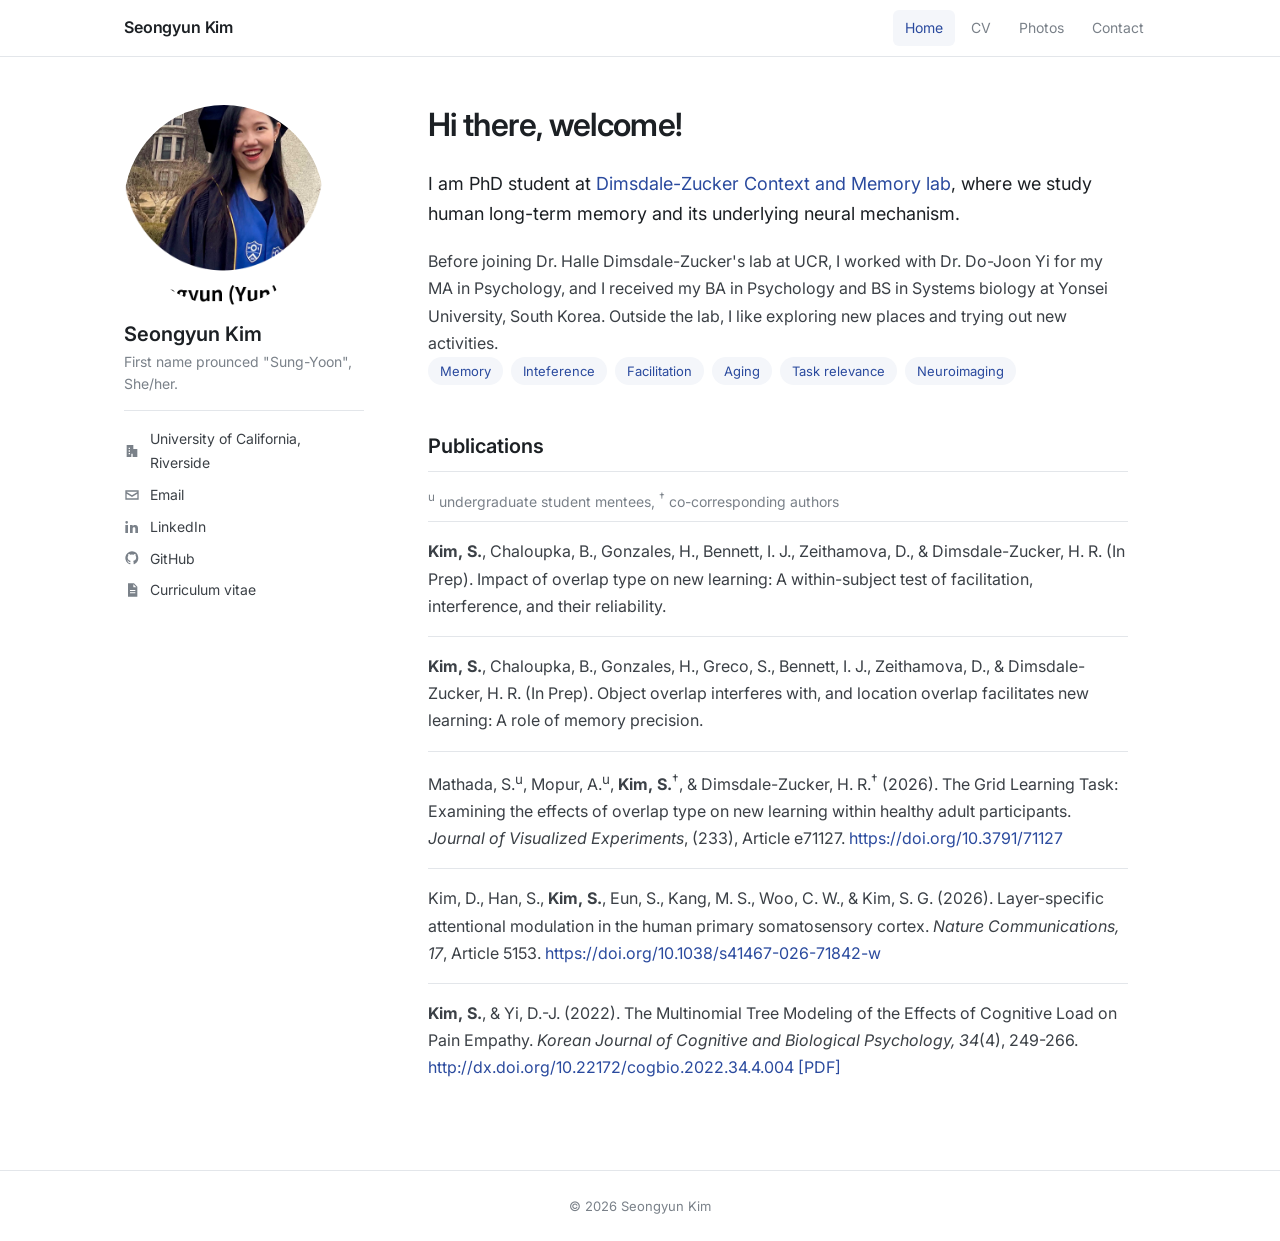
<file: index.html>
<!doctype html>
<html lang="en">
<head>
<meta charset="utf-8">
<meta name="viewport" content="width=device-width, initial-scale=1">
<title>Home | Seongyun Kim</title>
<link rel="preconnect" href="https://fonts.googleapis.com">
<link rel="preconnect" href="https://fonts.gstatic.com" crossorigin>
<link href="https://fonts.googleapis.com/css2?family=Inter:wght@400;500;600&display=swap" rel="stylesheet">
<link rel="stylesheet" href="style.css">
</head>
<body>
<div class="masthead"><div class="in"><a class="brand" href="index.html">Seongyun Kim</a><nav aria-label="Main"><a href="index.html" aria-current="page">Home</a><a href="CV.html">CV</a><a href="Photos.html">Photos</a><a href="Contact.html">Contact</a></nav></div></div>
<div class="page">
<aside class="author">
 <img class="portrait" src="img-circle.png" alt="Portrait of Seongyun Kim">
 <div><h3>Seongyun Kim</h3><p class="bio">First name prounced "Sung-Yoon", She/her.</p></div>
 <ul>
  <li><svg viewBox="0 0 24 24"><path d="M4 21V3h10v6h6v12h-7v-5h-2v5zm3-14v2h2V7zm0 4v2h2v-2zm0 4v2h2v-2z"/></svg>University of California, Riverside</li>
  <li><svg viewBox="0 0 24 24"><path d="M2 5h20v14H2zm2 2v.5l8 5 8-5V7zm16 3-8 5-8-5v7h16z"/></svg><a href="mailto:skim965@ucr.edu">Email</a></li>
  <li><svg viewBox="0 0 24 24"><path d="M4 3a2 2 0 100 4 2 2 0 000-4zM2 9h4v12H2zm7 0h4v1.7C13.700 9.600 15 9 16.500 9 20 9 21 11 21 14v7h-4v-6c0-1.500-.4-2.500-2-2.500S13 13.500 13 15v6H9z"/></svg><a href="https://kr.linkedin.com/in/seongyun-kim-76300a211" target="_blank" rel="noopener">LinkedIn</a></li>
  <li><svg viewBox="0 0 24 24"><path d="M12 2a10 10 0 00-3.200 19.500c.5.100.7-.2.7-.5v-1.700c-2.800.6-3.400-1.300-3.400-1.300-.5-1.200-1.100-1.500-1.100-1.500-.9-.6.100-.6.100-.6 1 .1 1.500 1 1.500 1 .9 1.500 2.300 1.100 2.900.8.1-.7.4-1.100.6-1.300-2.200-.3-4.600-1.100-4.600-5 0-1.100.4-2 1-2.700-.1-.3-.4-1.300.1-2.700 0 0 .8-.3 2.800 1a9.600 9.600 0 015 0c1.900-1.300 2.800-1 2.800-1 .5 1.400.2 2.400.1 2.700.6.700 1 1.600 1 2.700 0 3.900-2.400 4.700-4.600 5 .4.300.7.900.7 1.800v2.600c0 .3.200.6.700.5A10 10 0 0012 2z"/></svg><a href="https://github.com/yunkim828" target="_blank" rel="noopener">GitHub</a></li>
  <li><svg viewBox="0 0 24 24"><path d="M6 2h9l5 5v15H6zm8 1.500V8h4.500zM9 12v1.500h8V12zm0 3.500V17h8v-1.500z"/></svg><a href="CV.html">Curriculum vitae</a></li>
 </ul>
</aside>
<main>
<h1>Hi there, welcome!</h1>
<p class="lede">I am PhD student at <a href="https://dzlab.ucr.edu/" target="_blank" rel="noopener">Dimsdale-Zucker Context and Memory lab</a>, where we study human long-term memory and its underlying neural mechanism.</p> Before joining Dr. Halle Dimsdale-Zucker's lab at UCR, I worked with Dr. Do-Joon Yi for my MA in Psychology, and I received my BA in Psychology and BS in Systems biology at Yonsei University, South Korea. 
Outside the lab, I like exploring new places and trying out new activities.
<ul class="tags"><li>Memory</li><li>Inteference</li><li>Facilitation</li><li>Aging</li><li>Task relevance</li><li>Neuroimaging</li></ul>
<h2>Publications</h2>
<p class="legend"><sup>u</sup> undergraduate student mentees, <sup>&dagger;</sup> co-corresponding authors</p>
<div class="pub"><strong>Kim, S.</strong>, Chaloupka, B., Gonzales, H., Bennett, I. J., Zeithamova, D., &amp; Dimsdale-Zucker, H. R. (In Prep). Impact of overlap type on new learning: A within-subject test of facilitation, interference, and their reliability.</div>
<div class="pub"><strong>Kim, S.</strong>, Chaloupka, B., Gonzales, H., Greco, S., Bennett, I. J., Zeithamova, D., &amp; Dimsdale-Zucker, H. R. (In Prep). Object overlap interferes with, and location overlap facilitates new learning: A role of memory precision.</div>
<div class="pub">Mathada, S.<sup>u</sup>, Mopur, A.<sup>u</sup>, <strong>Kim, S.</strong><sup>&dagger;</sup>, &amp; Dimsdale-Zucker, H. R.<sup>&dagger;</sup> (2026). The Grid Learning Task: Examining the effects of overlap type on new learning within healthy adult participants. <em>Journal of Visualized Experiments</em>, (233), Article e71127. <a href="https://doi.org/10.3791/71127" target="_blank" rel="noopener">https://doi.org/10.3791/71127</a></div>
<div class="pub">Kim, D., Han, S., <strong>Kim, S.</strong>, Eun, S., Kang, M. S., Woo, C. W., &amp; Kim, S. G. (2026). Layer-specific attentional modulation in the human primary somatosensory cortex. <em>Nature Communications, 17</em>, Article 5153. <a href="https://doi.org/10.1038/s41467-026-71842-w" target="_blank" rel="noopener">https://doi.org/10.1038/s41467-026-71842-w</a></div>
<div class="pub"><strong>Kim, S.</strong>, &amp; Yi, D.-J. (2022). The Multinomial Tree Modeling of the Effects of Cognitive Load on Pain Empathy. <em>Korean Journal of Cognitive and Biological Psychology, 34</em>(4), 249-266. <a href="http://dx.doi.org/10.22172/cogbio.2022.34.4.004" target="_blank" rel="noopener">http://dx.doi.org/10.22172/cogbio.2022.34.4.004</a> <a href="https://drive.google.com/file/d/1SDQPndih-WTGYWAKdVncPm1Kp5hB5xjs/view?usp=sharing" target="_blank" rel="noopener">[PDF]</a></div>
</main>
</div>
<footer>&copy; 2026 Seongyun Kim</footer>
</body>
</html>
</file>
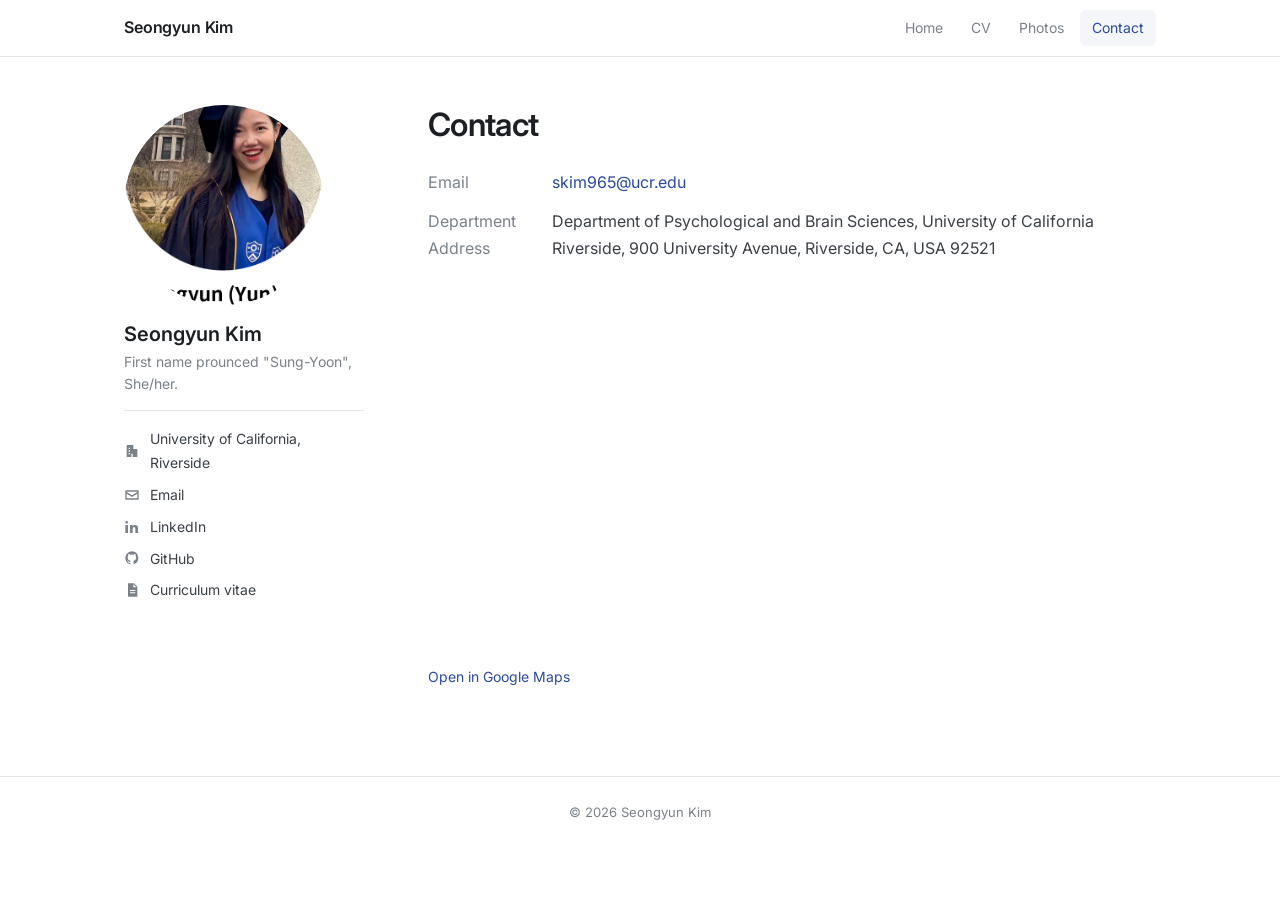
<file: Contact.html>
<!doctype html>
<html lang="en">
<head>
<meta charset="utf-8">
<meta name="viewport" content="width=device-width, initial-scale=1">
<title>Contact | Seongyun Kim</title>
<link rel="preconnect" href="https://fonts.googleapis.com">
<link rel="preconnect" href="https://fonts.gstatic.com" crossorigin>
<link href="https://fonts.googleapis.com/css2?family=Inter:wght@400;500;600&display=swap" rel="stylesheet">
<link rel="stylesheet" href="style.css">
</head>
<body>
<div class="masthead"><div class="in"><a class="brand" href="index.html">Seongyun Kim</a><nav aria-label="Main"><a href="index.html">Home</a><a href="CV.html">CV</a><a href="Photos.html">Photos</a><a href="Contact.html" aria-current="page">Contact</a></nav></div></div>
<div class="page">
<aside class="author">
 <img class="portrait" src="img-circle.png" alt="Portrait of Seongyun Kim">
 <div><h3>Seongyun Kim</h3><p class="bio">First name prounced "Sung-Yoon", She/her.</p></div>
 <ul>
  <li><svg viewBox="0 0 24 24"><path d="M4 21V3h10v6h6v12h-7v-5h-2v5zm3-14v2h2V7zm0 4v2h2v-2zm0 4v2h2v-2z"/></svg>University of California, Riverside</li>
  <li><svg viewBox="0 0 24 24"><path d="M2 5h20v14H2zm2 2v.5l8 5 8-5V7zm16 3-8 5-8-5v7h16z"/></svg><a href="mailto:skim965@ucr.edu">Email</a></li>
  <li><svg viewBox="0 0 24 24"><path d="M4 3a2 2 0 100 4 2 2 0 000-4zM2 9h4v12H2zm7 0h4v1.7C13.700 9.600 15 9 16.500 9 20 9 21 11 21 14v7h-4v-6c0-1.500-.4-2.500-2-2.500S13 13.500 13 15v6H9z"/></svg><a href="https://kr.linkedin.com/in/seongyun-kim-76300a211" target="_blank" rel="noopener">LinkedIn</a></li>
  <li><svg viewBox="0 0 24 24"><path d="M12 2a10 10 0 00-3.200 19.500c.5.100.7-.2.7-.5v-1.700c-2.800.6-3.400-1.300-3.400-1.300-.5-1.200-1.100-1.500-1.100-1.500-.9-.6.100-.6.100-.6 1 .1 1.500 1 1.500 1 .9 1.500 2.300 1.100 2.900.8.1-.7.4-1.100.6-1.300-2.200-.3-4.600-1.100-4.600-5 0-1.100.4-2 1-2.700-.1-.3-.4-1.300.1-2.700 0 0 .8-.3 2.800 1a9.600 9.600 0 015 0c1.900-1.300 2.800-1 2.800-1 .5 1.400.2 2.400.1 2.700.6.700 1 1.600 1 2.700 0 3.900-2.400 4.700-4.600 5 .4.300.7.900.7 1.800v2.600c0 .3.200.6.700.5A10 10 0 0012 2z"/></svg><a href="https://github.com/yunkim828" target="_blank" rel="noopener">GitHub</a></li>
  <li><svg viewBox="0 0 24 24"><path d="M6 2h9l5 5v15H6zm8 1.500V8h4.500zM9 12v1.500h8V12zm0 3.500V17h8v-1.500z"/></svg><a href="CV.html">Curriculum vitae</a></li>
 </ul>
</aside>
<main>
<h1>Contact</h1>
<dl>
 <dt>Email</dt><dd><a href="mailto:skim965@ucr.edu">skim965@ucr.edu</a></dd>
 <dt>Department Address</dt><dd>Department of Psychological and Brain Sciences, University of California Riverside, 900 University Avenue, Riverside, CA, USA 92521</dd>
</dl>
<iframe title="Map showing the Department of Psychological and Brain Sciences at UC Riverside" src="https://www.google.com/maps?q=University+of+California+Riverside+Psychological+and+Brain+Sciences+900+University+Avenue+Riverside+CA+92521&amp;output=embed" width="100%" height="360" style="border:0;border-radius:6px;margin-top:32px;display:block" loading="lazy" referrerpolicy="no-referrer-when-downgrade" allowfullscreen></iframe>
<p style="margin-top:10px;font-size:14px"><a href="https://www.google.com/maps/search/?api=1&amp;query=University+of+California+Riverside+Psychological+and+Brain+Sciences+900+University+Avenue+Riverside+CA+92521" target="_blank" rel="noopener">Open in Google Maps</a></p>
</main>
</div>
<footer>&copy; 2026 Seongyun Kim</footer>
</body>
</html>
</file>
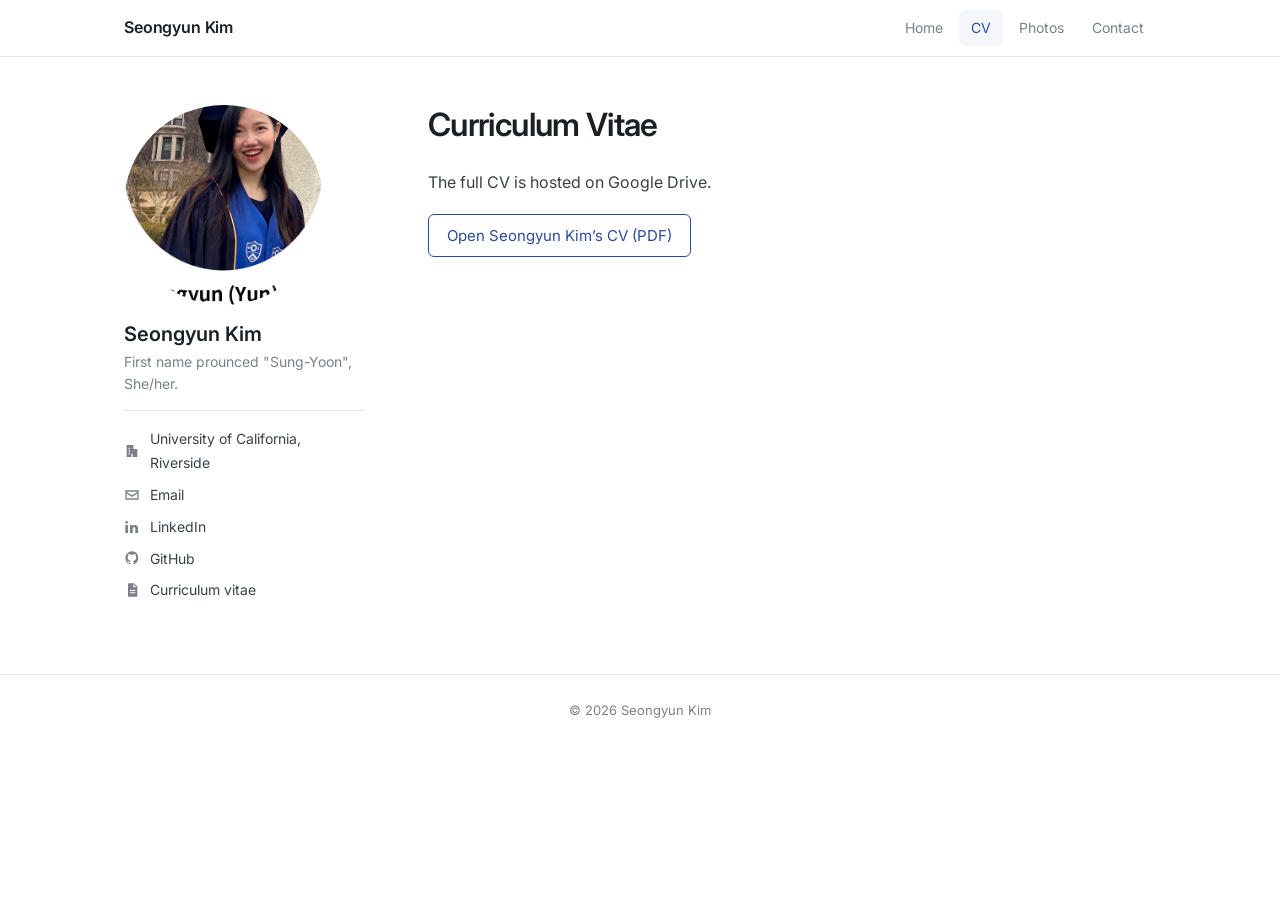
<file: CV.html>
<!doctype html>
<html lang="en">
<head>
<meta charset="utf-8">
<meta name="viewport" content="width=device-width, initial-scale=1">
<title>CV | Seongyun Kim</title>
<link rel="preconnect" href="https://fonts.googleapis.com">
<link rel="preconnect" href="https://fonts.gstatic.com" crossorigin>
<link href="https://fonts.googleapis.com/css2?family=Inter:wght@400;500;600&display=swap" rel="stylesheet">
<link rel="stylesheet" href="style.css">
</head>
<body>
<div class="masthead"><div class="in"><a class="brand" href="index.html">Seongyun Kim</a><nav aria-label="Main"><a href="index.html">Home</a><a href="CV.html" aria-current="page">CV</a><a href="Photos.html">Photos</a><a href="Contact.html">Contact</a></nav></div></div>
<div class="page">
<aside class="author">
 <img class="portrait" src="img-circle.png" alt="Portrait of Seongyun Kim">
 <div><h3>Seongyun Kim</h3><p class="bio">First name prounced "Sung-Yoon", She/her.</p></div>
 <ul>
  <li><svg viewBox="0 0 24 24"><path d="M4 21V3h10v6h6v12h-7v-5h-2v5zm3-14v2h2V7zm0 4v2h2v-2zm0 4v2h2v-2z"/></svg>University of California, Riverside</li>
  <li><svg viewBox="0 0 24 24"><path d="M2 5h20v14H2zm2 2v.5l8 5 8-5V7zm16 3-8 5-8-5v7h16z"/></svg><a href="mailto:skim965@ucr.edu">Email</a></li>
  <li><svg viewBox="0 0 24 24"><path d="M4 3a2 2 0 100 4 2 2 0 000-4zM2 9h4v12H2zm7 0h4v1.7C13.700 9.600 15 9 16.500 9 20 9 21 11 21 14v7h-4v-6c0-1.500-.4-2.500-2-2.500S13 13.500 13 15v6H9z"/></svg><a href="https://kr.linkedin.com/in/seongyun-kim-76300a211" target="_blank" rel="noopener">LinkedIn</a></li>
  <li><svg viewBox="0 0 24 24"><path d="M12 2a10 10 0 00-3.200 19.500c.5.100.7-.2.7-.5v-1.700c-2.800.6-3.400-1.300-3.400-1.300-.5-1.200-1.100-1.500-1.100-1.500-.9-.6.100-.6.100-.6 1 .1 1.500 1 1.500 1 .9 1.500 2.300 1.100 2.900.8.1-.7.4-1.100.6-1.300-2.200-.3-4.600-1.100-4.600-5 0-1.100.4-2 1-2.700-.1-.3-.4-1.300.1-2.700 0 0 .8-.3 2.800 1a9.600 9.600 0 015 0c1.900-1.300 2.800-1 2.800-1 .5 1.400.2 2.400.1 2.700.6.700 1 1.600 1 2.700 0 3.900-2.400 4.700-4.600 5 .4.300.7.900.7 1.800v2.600c0 .3.200.6.700.5A10 10 0 0012 2z"/></svg><a href="https://github.com/yunkim828" target="_blank" rel="noopener">GitHub</a></li>
  <li><svg viewBox="0 0 24 24"><path d="M6 2h9l5 5v15H6zm8 1.500V8h4.500zM9 12v1.500h8V12zm0 3.500V17h8v-1.500z"/></svg><a href="CV.html">Curriculum vitae</a></li>
 </ul>
</aside>
<main>
<h1>Curriculum Vitae</h1>
<p>The full CV is hosted on Google Drive.</p>
<p><a class="btn" href="https://drive.google.com/file/d/1z2q0WY67cO8iYPOISG3s-VuvCeCtuYgo/view?usp=sharing" target="_blank" rel="noopener">Open Seongyun Kim&rsquo;s CV (PDF)</a></p>
</main>
</div>
<footer>&copy; 2026 Seongyun Kim</footer>
</body>
</html>
</file>
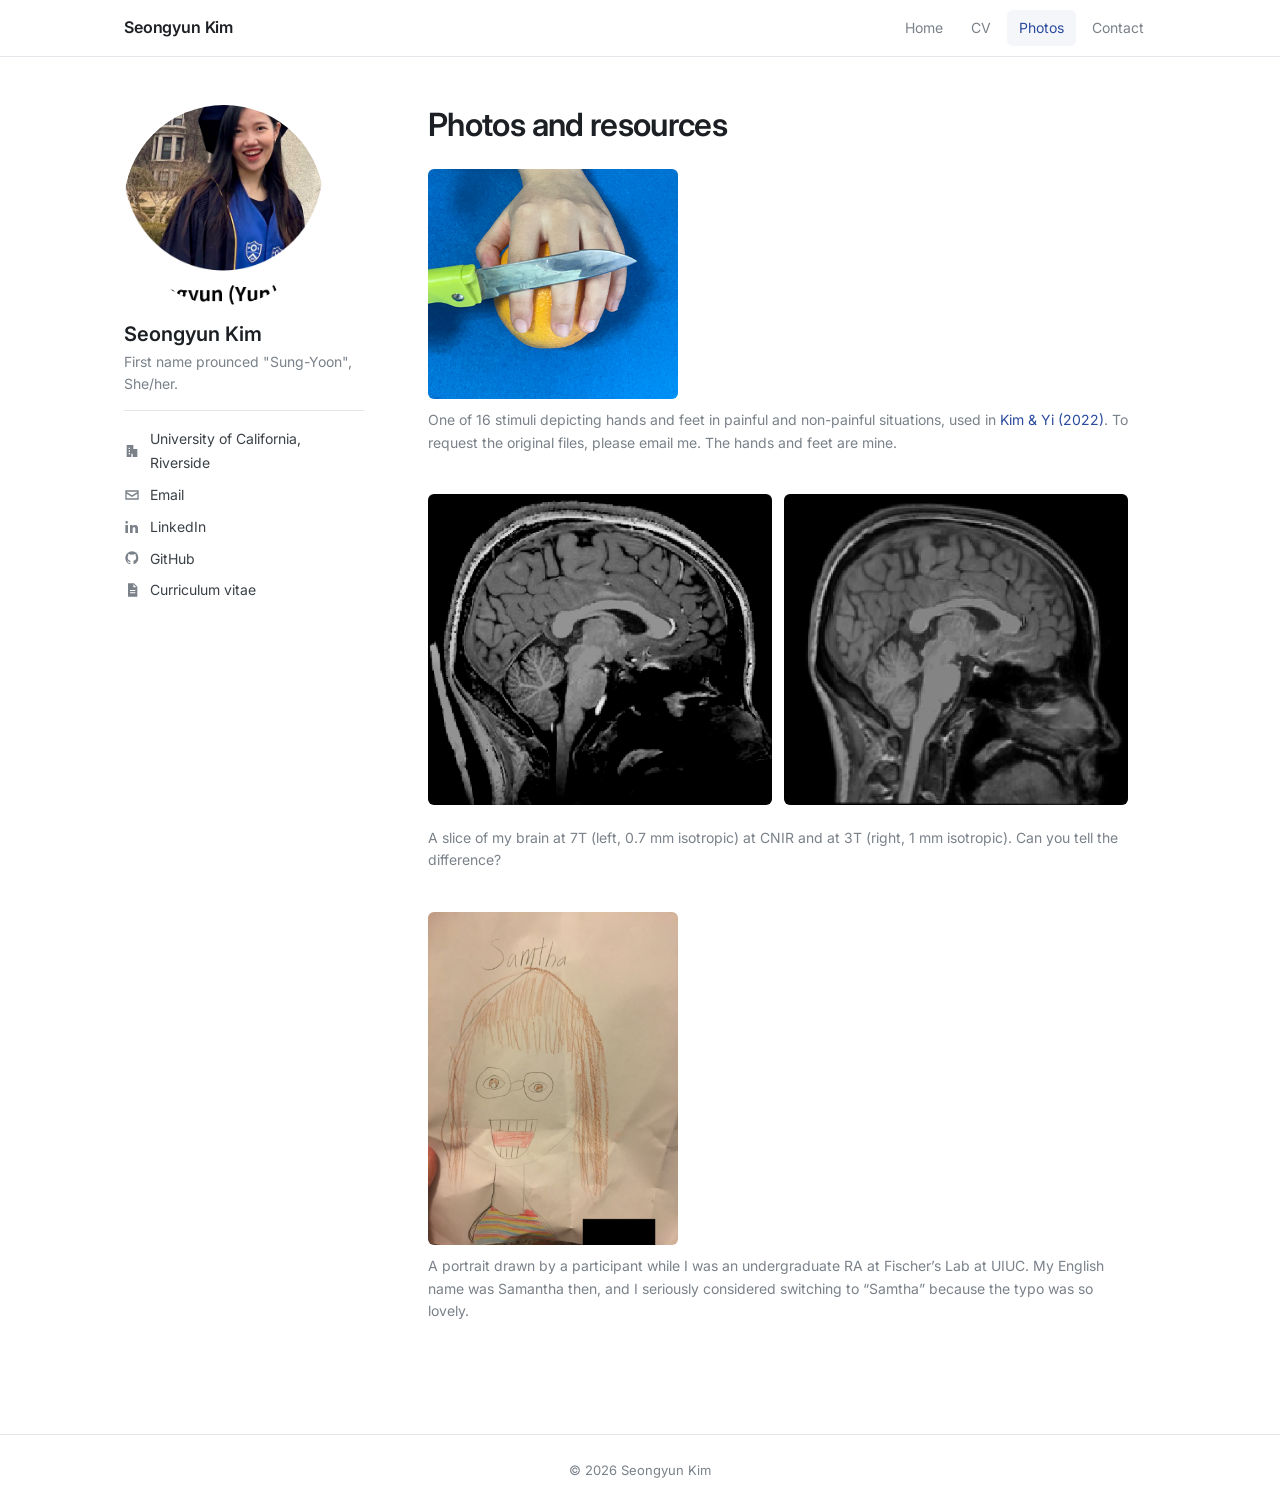
<file: Photos.html>
<!doctype html>
<html lang="en">
<head>
<meta charset="utf-8">
<meta name="viewport" content="width=device-width, initial-scale=1">
<title>Photos and resources | Seongyun Kim</title>
<link rel="preconnect" href="https://fonts.googleapis.com">
<link rel="preconnect" href="https://fonts.gstatic.com" crossorigin>
<link href="https://fonts.googleapis.com/css2?family=Inter:wght@400;500;600&display=swap" rel="stylesheet">
<link rel="stylesheet" href="style.css">
</head>
<body>
<div class="masthead"><div class="in"><a class="brand" href="index.html">Seongyun Kim</a><nav aria-label="Main"><a href="index.html">Home</a><a href="CV.html">CV</a><a href="Photos.html" aria-current="page">Photos</a><a href="Contact.html">Contact</a></nav></div></div>
<div class="page">
<aside class="author">
 <img class="portrait" src="img-circle.png" alt="Portrait of Seongyun Kim">
 <div><h3>Seongyun Kim</h3><p class="bio">First name prounced "Sung-Yoon", She/her.</p></div>
 <ul>
  <li><svg viewBox="0 0 24 24"><path d="M4 21V3h10v6h6v12h-7v-5h-2v5zm3-14v2h2V7zm0 4v2h2v-2zm0 4v2h2v-2z"/></svg>University of California, Riverside</li>
  <li><svg viewBox="0 0 24 24"><path d="M2 5h20v14H2zm2 2v.5l8 5 8-5V7zm16 3-8 5-8-5v7h16z"/></svg><a href="mailto:skim965@ucr.edu">Email</a></li>
  <li><svg viewBox="0 0 24 24"><path d="M4 3a2 2 0 100 4 2 2 0 000-4zM2 9h4v12H2zm7 0h4v1.7C13.700 9.600 15 9 16.500 9 20 9 21 11 21 14v7h-4v-6c0-1.500-.4-2.500-2-2.500S13 13.500 13 15v6H9z"/></svg><a href="https://kr.linkedin.com/in/seongyun-kim-76300a211" target="_blank" rel="noopener">LinkedIn</a></li>
  <li><svg viewBox="0 0 24 24"><path d="M12 2a10 10 0 00-3.200 19.500c.5.100.7-.2.7-.5v-1.700c-2.800.6-3.400-1.300-3.400-1.300-.5-1.200-1.100-1.500-1.100-1.500-.9-.6.100-.6.100-.6 1 .1 1.500 1 1.500 1 .9 1.500 2.300 1.100 2.900.8.1-.7.4-1.100.6-1.300-2.200-.3-4.600-1.100-4.600-5 0-1.100.4-2 1-2.700-.1-.3-.4-1.300.1-2.700 0 0 .8-.3 2.800 1a9.600 9.600 0 015 0c1.900-1.300 2.800-1 2.800-1 .5 1.400.2 2.400.1 2.700.6.700 1 1.600 1 2.700 0 3.900-2.400 4.700-4.600 5 .4.300.7.900.7 1.800v2.600c0 .3.200.6.700.5A10 10 0 0012 2z"/></svg><a href="https://github.com/yunkim828" target="_blank" rel="noopener">GitHub</a></li>
  <li><svg viewBox="0 0 24 24"><path d="M6 2h9l5 5v15H6zm8 1.500V8h4.500zM9 12v1.500h8V12zm0 3.500V17h8v-1.500z"/></svg><a href="CV.html">Curriculum vitae</a></li>
 </ul>
</aside>
<main>
<h1>Photos and resources</h1>
<figure>
 <img src="pain_img.jpg" width="250" alt="A hand holding an orange while a knife rests across the fingers">
 <figcaption>One of 16 stimuli depicting hands and feet in painful and non-painful situations, used in <a href="https://drive.google.com/file/d/1SDQPndih-WTGYWAKdVncPm1Kp5hB5xjs/view?usp=sharing" target="_blank" rel="noopener">Kim &amp; Yi (2022)</a>. To request the original files, please email me. The hands and feet are mine.</figcaption>
</figure>
<figure class="pair">
 <img src="7T2.png" alt="Brain slice acquired at 7T">
 <img src="3T.png" alt="Brain slice acquired at 3T">
 <figcaption>A slice of my brain at 7T (left, 0.7 mm isotropic) at CNIR and at 3T (right, 1 mm isotropic). Can you tell the difference?</figcaption>
</figure>
<figure>
 <img src="samtha.png" width="250" alt="Child&rsquo;s crayon portrait labeled Samtha">
 <figcaption>A portrait drawn by a participant while I was an undergraduate RA at Fischer&rsquo;s Lab at UIUC. My English name was Samantha then, and I seriously considered switching to &ldquo;Samtha&rdquo; because the typo was so lovely.</figcaption>
</figure>
</main>
</div>
<footer>&copy; 2026 Seongyun Kim</footer>
</body>
</html>
</file>
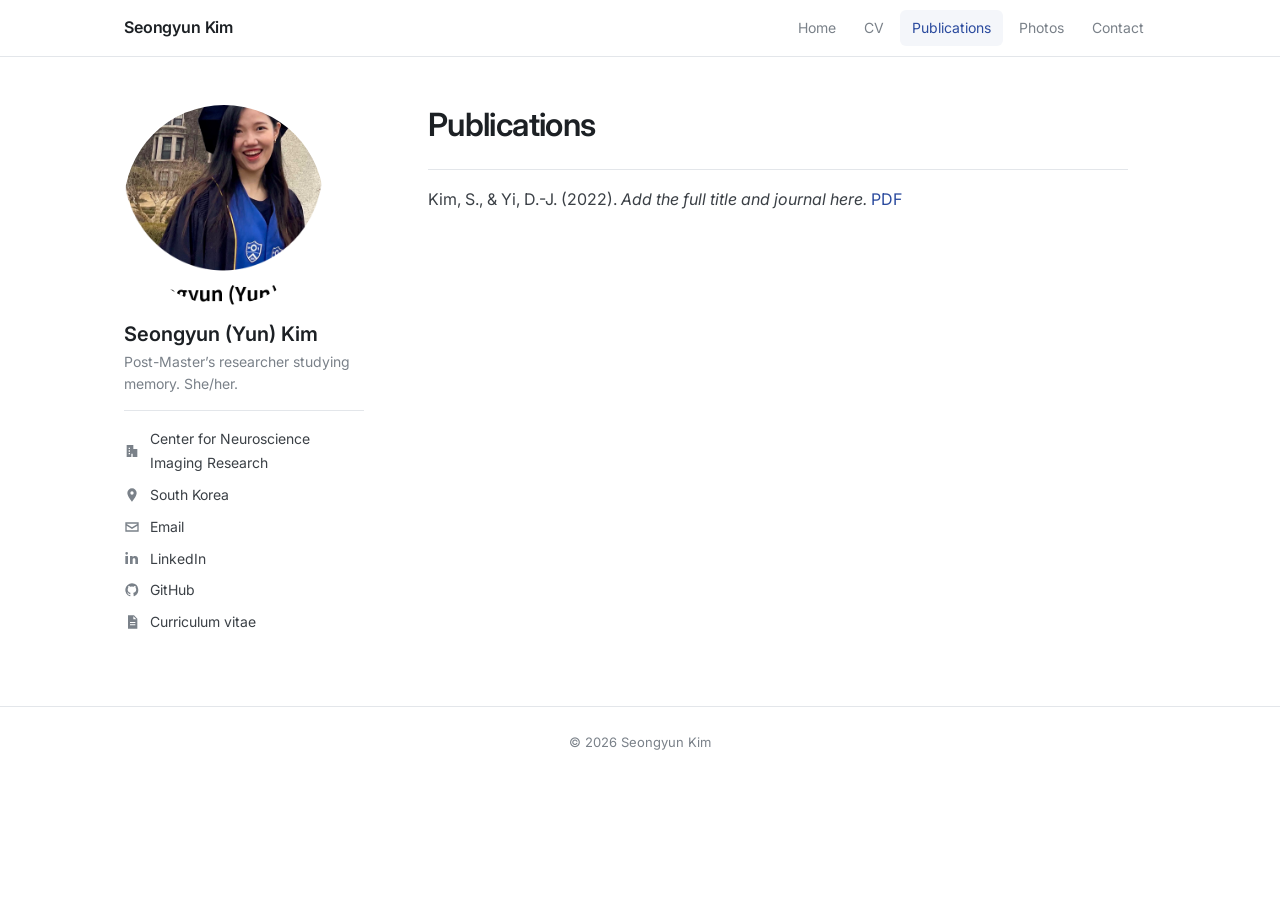
<file: Publication.html>
<!doctype html>
<html lang="en">
<head>
<meta charset="utf-8">
<meta name="viewport" content="width=device-width, initial-scale=1">
<title>Publications | Seongyun Kim</title>
<link rel="preconnect" href="https://fonts.googleapis.com">
<link rel="preconnect" href="https://fonts.gstatic.com" crossorigin>
<link href="https://fonts.googleapis.com/css2?family=Inter:wght@400;500;600&display=swap" rel="stylesheet">
<link rel="stylesheet" href="style.css">
</head>
<body>
<div class="masthead"><div class="in"><a class="brand" href="index.html">Seongyun Kim</a><nav aria-label="Main"><a href="index.html">Home</a><a href="CV.html">CV</a><a href="Publication.html" aria-current="page">Publications</a><a href="Photos.html">Photos</a><a href="Contact.html">Contact</a></nav></div></div>
<div class="page">
<aside class="author">
 <img class="portrait" src="img-circle.png" alt="Portrait of Seongyun Kim">
 <div><h3>Seongyun (Yun) Kim</h3><p class="bio">Post-Master&rsquo;s researcher studying memory. She/her.</p></div>
 <ul>
  <li><svg viewBox="0 0 24 24"><path d="M4 21V3h10v6h6v12h-7v-5h-2v5zm3-14v2h2V7zm0 4v2h2v-2zm0 4v2h2v-2z"/></svg>Center for Neuroscience Imaging Research</li>
  <li><svg viewBox="0 0 24 24"><path d="M12 2a7 7 0 00-7 7c0 5 7 13 7 13s7-8 7-13a7 7 0 00-7-7zm0 9.500A2.500 2.500 0 1112 6.500a2.500 2.500 0 010 5z"/></svg>South Korea</li>
  <li><svg viewBox="0 0 24 24"><path d="M2 5h20v14H2zm2 2v.5l8 5 8-5V7zm16 3-8 5-8-5v7h16z"/></svg><a href="mailto:sykim21@g.skku.edu">Email</a></li>
  <li><svg viewBox="0 0 24 24"><path d="M4 3a2 2 0 100 4 2 2 0 000-4zM2 9h4v12H2zm7 0h4v1.7C13.700 9.600 15 9 16.500 9 20 9 21 11 21 14v7h-4v-6c0-1.500-.4-2.500-2-2.500S13 13.500 13 15v6H9z"/></svg><a href="https://kr.linkedin.com/in/seongyun-kim-76300a211" target="_blank" rel="noopener">LinkedIn</a></li>
  <li><svg viewBox="0 0 24 24"><path d="M12 2a10 10 0 00-3.200 19.500c.5.100.7-.2.7-.5v-1.700c-2.800.6-3.400-1.300-3.400-1.300-.5-1.200-1.100-1.500-1.100-1.500-.9-.6.100-.6.100-.6 1 .1 1.500 1 1.500 1 .9 1.500 2.300 1.100 2.900.8.1-.7.4-1.100.6-1.300-2.200-.3-4.600-1.100-4.600-5 0-1.100.4-2 1-2.700-.1-.3-.4-1.300.1-2.700 0 0 .8-.3 2.800 1a9.600 9.600 0 015 0c1.900-1.300 2.800-1 2.800-1 .5 1.400.2 2.400.1 2.700.6.700 1 1.600 1 2.700 0 3.900-2.400 4.700-4.600 5 .4.300.7.900.7 1.800v2.600c0 .3.200.6.700.5A10 10 0 0012 2z"/></svg><a href="https://github.com/yunkim828" target="_blank" rel="noopener">GitHub</a></li>
  <li><svg viewBox="0 0 24 24"><path d="M6 2h9l5 5v15H6zm8 1.500V8h4.500zM9 12v1.500h8V12zm0 3.500V17h8v-1.500z"/></svg><a href="CV.html">Curriculum vitae</a></li>
 </ul>
</aside>
<main>
<h1>Publications</h1>
<div class="pub">Kim, S., &amp; Yi, D.-J. (2022). <em>Add the full title and journal here.</em> <span class="sans"><a href="https://drive.google.com/file/d/1SDQPndih-WTGYWAKdVncPm1Kp5hB5xjs/view?usp=sharing" target="_blank" rel="noopener">PDF</a></span></div>
</main>
</div>
<footer>&copy; 2026 Seongyun Kim</footer>
</body>
</html>
</file>
<file: style.css>
:root{--ink:#3b4046;--head:#1c2024;--mute:#7a8189;--line:#e3e6ea;--accent:#2a4a9e;--tint:#f4f6fa}
*{box-sizing:border-box}
body{margin:0;background:#fff;color:var(--ink);font:400 16px/1.7 "Inter",system-ui,sans-serif;-webkit-font-smoothing:antialiased}
a{color:var(--accent);text-decoration:none}
a:hover{text-decoration:underline;text-underline-offset:3px}
a:focus-visible{outline:2px solid var(--accent);outline-offset:3px}
.masthead{border-bottom:1px solid var(--line);position:sticky;top:0;background:rgba(255,255,255,.96);backdrop-filter:blur(6px);z-index:5}
.masthead .in{max-width:1080px;margin:0 auto;padding:0 24px;height:56px;display:flex;align-items:center;justify-content:space-between}
.brand{font-weight:600;color:var(--head);letter-spacing:-.01em}
.brand:hover{text-decoration:none}
nav{display:flex;gap:4px}
nav a{color:var(--mute);font-size:14px;padding:6px 12px;border-radius:6px}
nav a:hover{background:var(--tint);color:var(--head);text-decoration:none}
nav a[aria-current=page]{color:var(--accent);background:var(--tint)}
.page{max-width:1080px;margin:0 auto;padding:48px 24px 72px;display:grid;grid-template-columns:240px minmax(0,1fr);gap:64px}
.author{position:sticky;top:104px;align-self:start;font-size:14px}
.author img.portrait{width:100%;max-width:200px;aspect-ratio:1;border-radius:50%;object-fit:cover;display:block;margin-bottom:16px}
.author h3{font-size:20px;line-height:1.3;color:var(--head);margin:0 0 4px;font-weight:600}
.author .bio{color:var(--mute);margin:0 0 16px;line-height:1.55}
.author ul{list-style:none;margin:0;padding:16px 0 0;border-top:1px solid var(--line);display:grid;gap:8px}
.author li{display:flex;align-items:center;gap:10px;color:var(--ink)}
.author svg{width:16px;height:16px;fill:var(--mute);flex:none}
.author li a{color:var(--ink)}
.author li a:hover{color:var(--accent)}
.author li a:hover svg{fill:var(--accent)}
main{min-width:0;max-width:700px}
h1{font-size:32px;line-height:1.25;letter-spacing:-.02em;color:var(--head);font-weight:600;margin:0 0 24px}
h2{font-size:20px;color:var(--head);font-weight:600;margin:44px 0 16px;padding-bottom:8px;border-bottom:1px solid var(--line)}
p{margin:0 0 1.1em}
.lede{font-size:18px;line-height:1.65;color:var(--head)}
.tags{display:flex;flex-wrap:wrap;gap:8px;margin:0 0 1.2em;padding:0;list-style:none}
.tags li{background:var(--tint);color:var(--accent);font-size:13px;padding:3px 12px;border-radius:999px}
.edu{list-style:none;margin:0;padding:0;display:grid;gap:14px}
.edu li{padding-left:16px;border-left:2px solid var(--accent)}
.edu b{display:block;color:var(--head);font-weight:500}
.edu span{color:var(--mute);font-size:14px}
.btn{display:inline-block;border:1px solid var(--accent);color:var(--accent);padding:8px 18px;border-radius:6px;font-size:15px}
.btn:hover{background:var(--accent);color:#fff;text-decoration:none}
dl{display:grid;grid-template-columns:100px 1fr;gap:12px 24px;margin:0}
dt{color:var(--mute)} dd{margin:0}
figure{margin:0 0 40px}
figure img{max-width:100%;height:auto;display:block;border-radius:6px}
figure.pair{display:flex;gap:12px;flex-wrap:wrap}
figure.pair img{width:calc(50% - 6px)}
figcaption{color:var(--mute);font-size:14px;line-height:1.6;margin-top:10px}
.pub{padding:16px 0;border-top:1px solid var(--line)}
footer{border-top:1px solid var(--line);padding:24px;text-align:center;color:var(--mute);font-size:13px}
@media(max-width:820px){
 .page{display:block;padding-top:32px}
 .author{position:static;display:grid;grid-template-columns:96px 1fr;gap:0 20px;align-items:center;margin-bottom:32px}
 .author img.portrait{width:96px;grid-row:1/3;margin:0}
 .author ul{grid-column:1/-1;margin-top:16px}
 .author .bio{margin:0}
 .masthead .in{height:auto;padding:10px 24px;flex-wrap:wrap}
 dl{grid-template-columns:1fr;gap:2px} dd{margin-bottom:12px}
 figure.pair img{width:100%}
}
.pub{overflow-wrap:anywhere}
.legend{font-size:14px;color:var(--mute);margin:0 0 8px}
</file>
